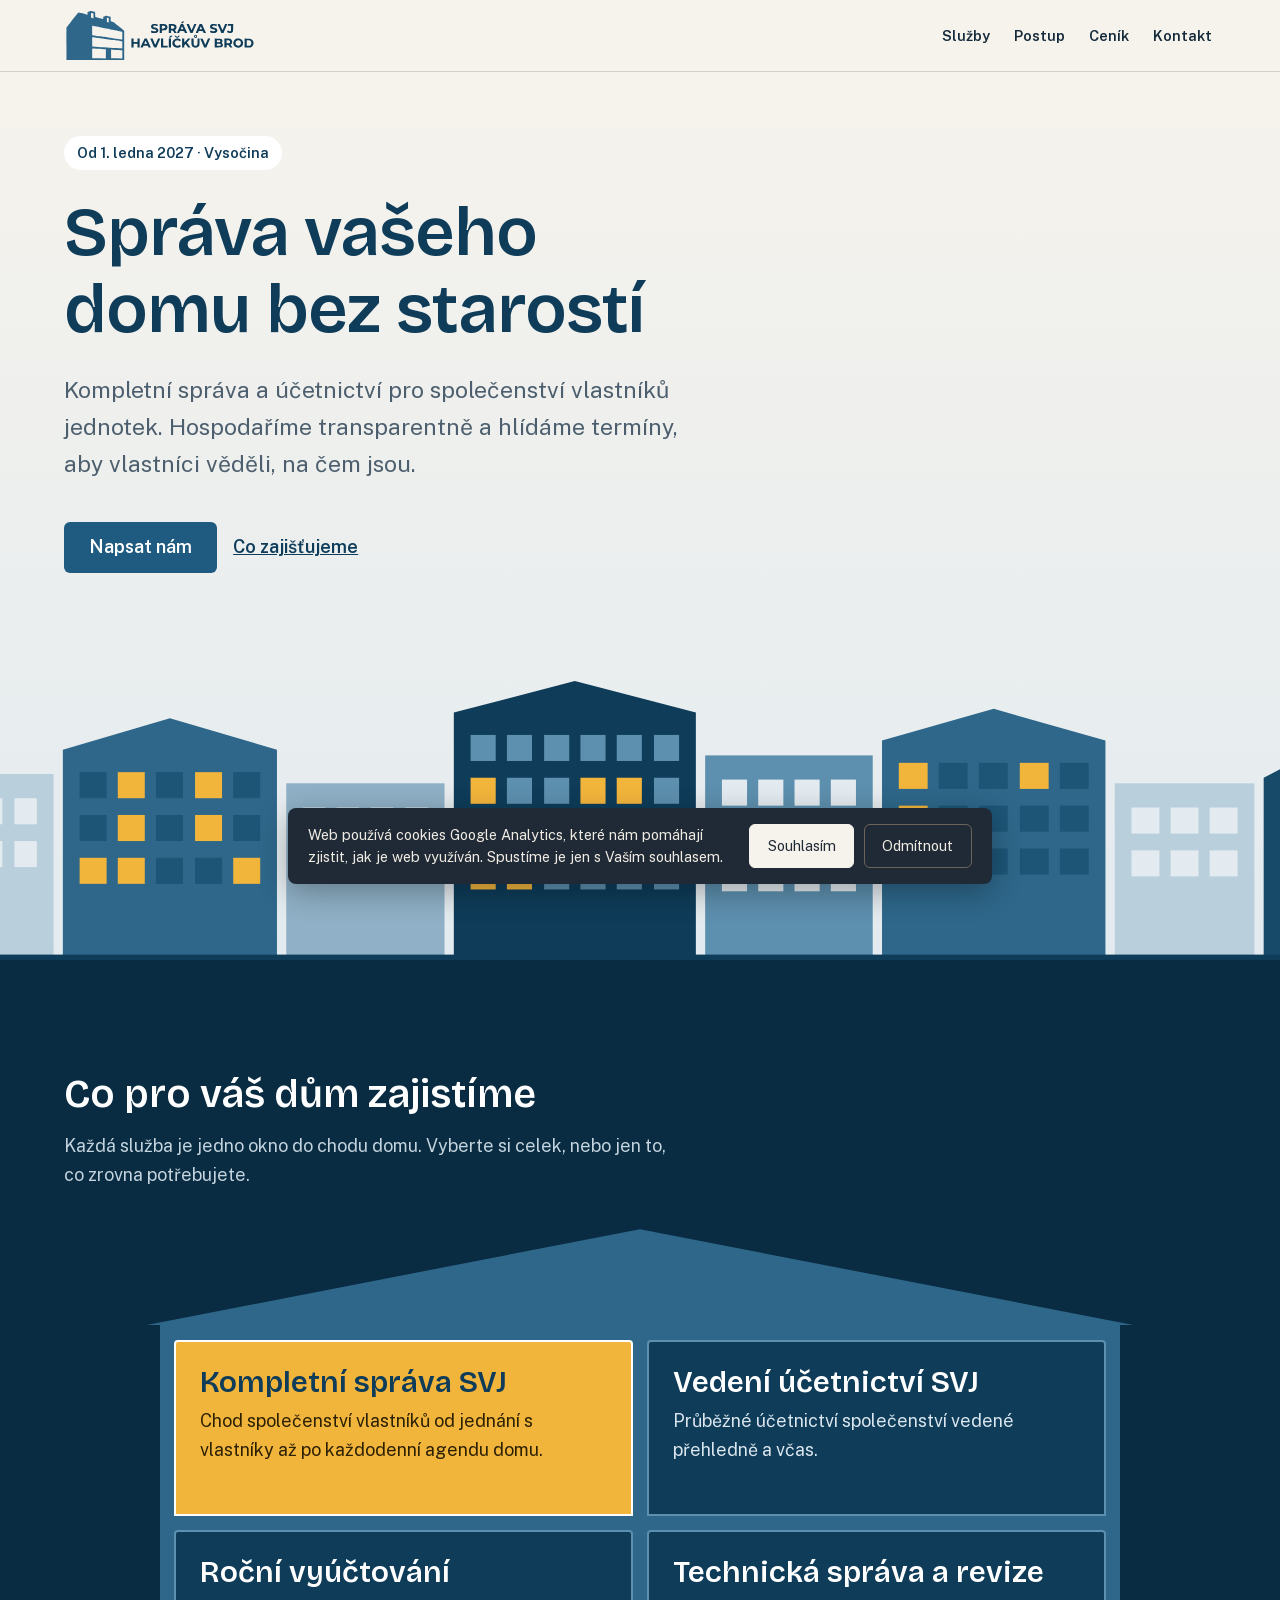
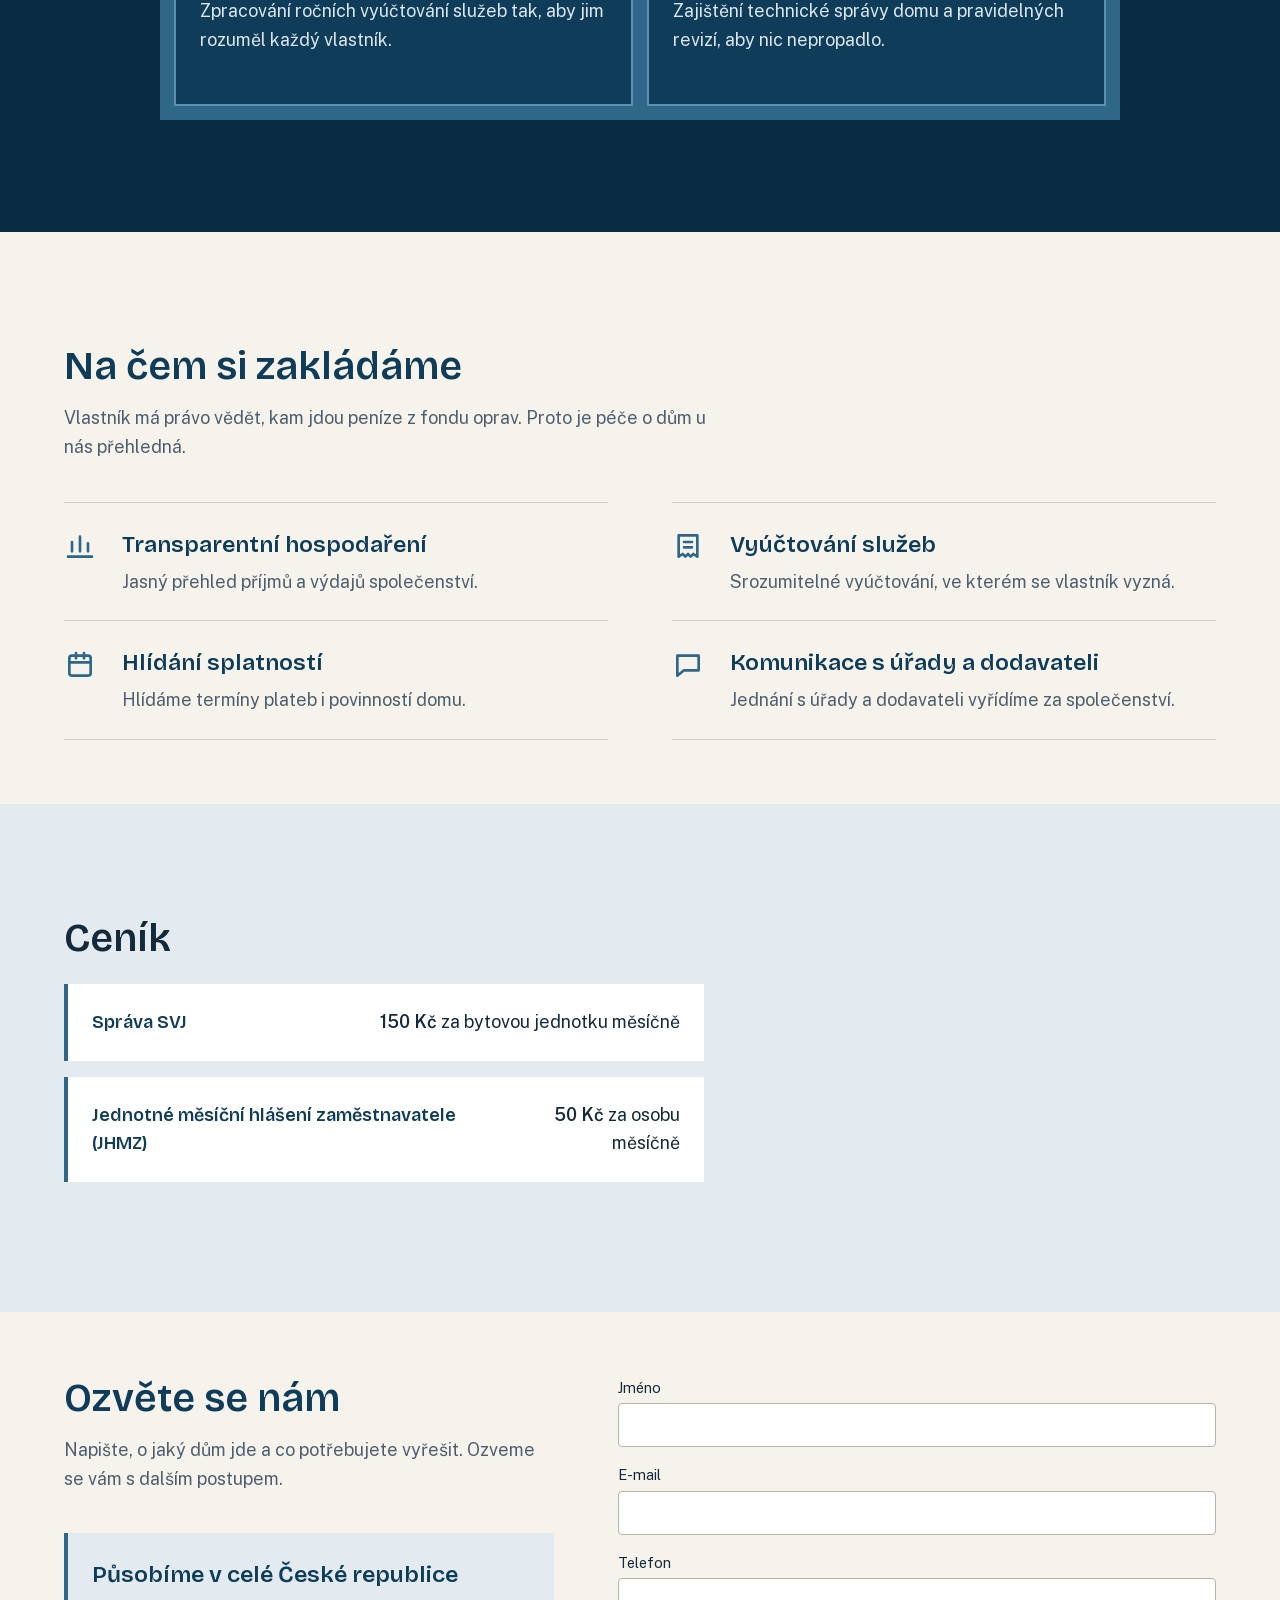
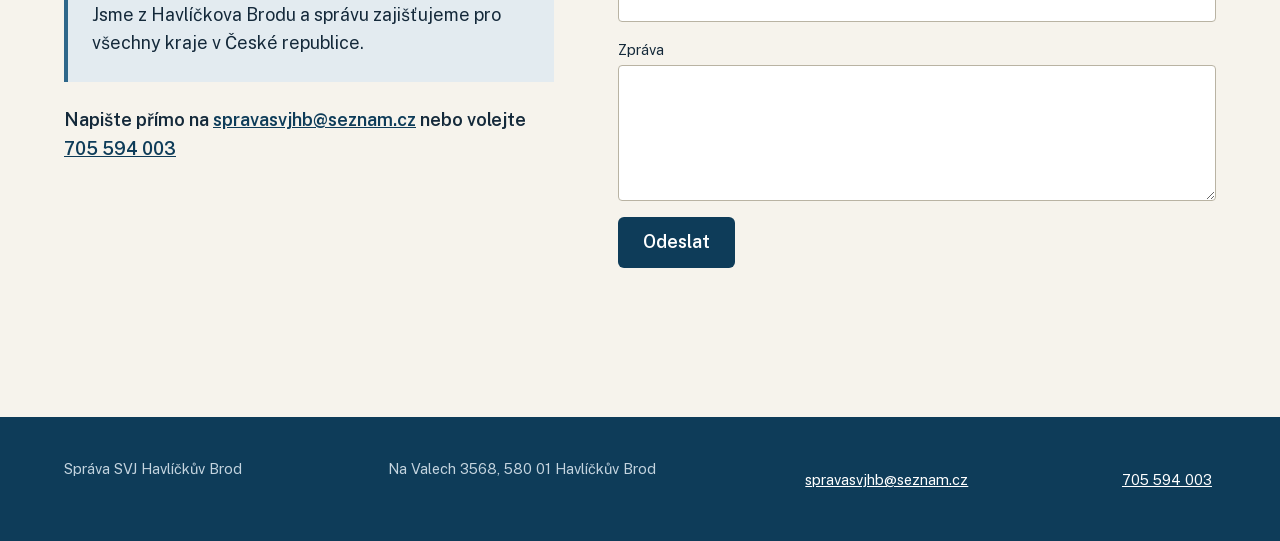
<file: index.html>
<!doctype html>
<html lang="cs">
<head>
<meta charset="utf-8">
<meta name="viewport" content="width=device-width, initial-scale=1">
<title>Správa SVJ Havlíčkův Brod – správa a účetnictví SVJ</title>
<meta name="description" content="Kompletní správa SVJ, účetnictví, roční vyúčtování a technická správa domů. Správa SVJ Havlíčkův Brod, působnost všechny kraje ČR.">

<meta name="theme-color" content="#f6f3ec">
<link rel="canonical" href="https://spravasvjhb.cz/">
<meta property="og:type" content="website">
<meta property="og:locale" content="cs_CZ">
<meta property="og:title" content="Správa SVJ Havlíčkův Brod – správa a účetnictví SVJ">
<meta property="og:description" content="Kompletní správa SVJ, účetnictví, roční vyúčtování a technická správa domů. Správa SVJ Havlíčkův Brod, působnost všechny kraje ČR.">
<meta property="og:url" content="https://spravasvjhb.cz/">
<meta property="og:image" content="https://spravasvjhb.cz/og.jpg">
<meta property="og:image:width" content="1200"><meta property="og:image:height" content="630">
<meta name="twitter:card" content="summary_large_image">
<link rel="stylesheet" href="/css/style.css?v=cd3f59de95">

<script type="application/ld+json">{"@context": "https://schema.org", "@type": "LocalBusiness", "name": "Správa SVJ Havlíčkův Brod", "url": "https://spravasvjhb.cz/", "description": "Kompletní správa SVJ, účetnictví, roční vyúčtování a technická správa domů. Správa SVJ Havlíčkův Brod, působnost všechny kraje ČR.", "telephone": "705 594 003", "email": "spravasvjhb@seznam.cz", "address": {"@type": "PostalAddress", "streetAddress": "Na Valech 3568", "postalCode": "580 01", "addressLocality": "Havlíčkův Brod", "addressCountry": "CZ"}, "logo": "https://spravasvjhb.cz/logo.svg", "image": "https://spravasvjhb.cz/og.jpg"}</script>
</head>
<body>
<a class="skip" href="#obsah">Přeskočit na obsah</a>
<header class="hlavicka">
  <div class="wrap">
    <a href="/" class="logo"><img src="/logo.svg" alt="Správa SVJ Havlíčkův Brod" height="40"></a>
    <nav aria-label="Hlavní">
      <a href="#sluzby">Služby</a> <a href="#pece">Postup</a> <a href="#cenik">Ceník</a> <a href="#kontakt">Kontakt</a> 
    </nav>
  </div>
</header>
<main id="obsah">

<section class="sekce hero">
  <div class="wrap">
    <div class="hero-text">
      <span class="stitek">Od 1. ledna 2027 · Vysočina</span>
      <h1>Správa vašeho domu bez starostí</h1>
      <p class="uvod">Kompletní správa a účetnictví pro společenství vlastníků jednotek. Hospodaříme transparentně a hlídáme termíny, aby vlastníci věděli, na čem jsou.</p>
      <div class="akce">
        <a class="tlacitko" href="#kontakt">Napsat nám</a>
        <a class="odkaz" href="#sluzby">Co zajišťujeme</a>
      </div>
    </div>
    
  </div>
  <svg class="ulice" viewBox="0 0 1600 330" preserveAspectRatio="xMidYMax slice" aria-hidden="true" focusable="false"><rect x="0" y="130" width="170" height="200" fill="#b9cfdc"/><rect x="18" y="156" width="24" height="28" fill="#e3ebf0"/><rect x="54" y="156" width="24" height="28" fill="#e3ebf0"/><rect x="91" y="156" width="24" height="28" fill="#e3ebf0"/><rect x="128" y="156" width="24" height="28" fill="#e3ebf0"/><rect x="18" y="202" width="24" height="28" fill="#e3ebf0"/><rect x="54" y="202" width="24" height="28" fill="#e3ebf0"/><rect x="91" y="202" width="24" height="28" fill="#e3ebf0"/><rect x="128" y="202" width="24" height="28" fill="#e3ebf0"/><polygon points="180,104 295.0,70 410,104 410,330 180,330" fill="#2e678a"/><rect x="198" y="128" width="29" height="28" fill="#1d5577"/><rect x="239" y="128" width="29" height="28" fill="#f2b53c"/><rect x="280" y="128" width="29" height="28" fill="#1d5577"/><rect x="322" y="128" width="29" height="28" fill="#f2b53c"/><rect x="363" y="128" width="29" height="28" fill="#1d5577"/><rect x="198" y="174" width="29" height="28" fill="#1d5577"/><rect x="239" y="174" width="29" height="28" fill="#f2b53c"/><rect x="280" y="174" width="29" height="28" fill="#1d5577"/><rect x="322" y="174" width="29" height="28" fill="#f2b53c"/><rect x="363" y="174" width="29" height="28" fill="#1d5577"/><rect x="198" y="220" width="29" height="28" fill="#f2b53c"/><rect x="239" y="220" width="29" height="28" fill="#f2b53c"/><rect x="280" y="220" width="29" height="28" fill="#1d5577"/><rect x="322" y="220" width="29" height="28" fill="#1d5577"/><rect x="363" y="220" width="29" height="28" fill="#f2b53c"/><rect x="420" y="140" width="170" height="190" fill="#8fb0c6"/><rect x="438" y="166" width="24" height="28" fill="#e3ebf0"/><rect x="474" y="166" width="24" height="28" fill="#e3ebf0"/><rect x="511" y="166" width="24" height="28" fill="#e3ebf0"/><rect x="548" y="166" width="24" height="28" fill="#e3ebf0"/><rect x="438" y="212" width="24" height="28" fill="#e3ebf0"/><rect x="474" y="212" width="24" height="28" fill="#e3ebf0"/><rect x="511" y="212" width="24" height="28" fill="#e3ebf0"/><rect x="548" y="212" width="24" height="28" fill="#e3ebf0"/><polygon points="600,64 730.0,30 860,64 860,330 600,330" fill="#0e3c59"/><rect x="618" y="88" width="27" height="28" fill="#5d8fae"/><rect x="657" y="88" width="27" height="28" fill="#5d8fae"/><rect x="697" y="88" width="27" height="28" fill="#5d8fae"/><rect x="736" y="88" width="27" height="28" fill="#5d8fae"/><rect x="775" y="88" width="27" height="28" fill="#5d8fae"/><rect x="815" y="88" width="27" height="28" fill="#5d8fae"/><rect x="618" y="134" width="27" height="28" fill="#f2b53c"/><rect x="657" y="134" width="27" height="28" fill="#5d8fae"/><rect x="697" y="134" width="27" height="28" fill="#5d8fae"/><rect x="736" y="134" width="27" height="28" fill="#f2b53c"/><rect x="775" y="134" width="27" height="28" fill="#f2b53c"/><rect x="815" y="134" width="27" height="28" fill="#5d8fae"/><rect x="618" y="180" width="27" height="28" fill="#5d8fae"/><rect x="657" y="180" width="27" height="28" fill="#5d8fae"/><rect x="697" y="180" width="27" height="28" fill="#5d8fae"/><rect x="736" y="180" width="27" height="28" fill="#5d8fae"/><rect x="775" y="180" width="27" height="28" fill="#5d8fae"/><rect x="815" y="180" width="27" height="28" fill="#5d8fae"/><rect x="618" y="226" width="27" height="28" fill="#f2b53c"/><rect x="657" y="226" width="27" height="28" fill="#f2b53c"/><rect x="697" y="226" width="27" height="28" fill="#5d8fae"/><rect x="736" y="226" width="27" height="28" fill="#5d8fae"/><rect x="775" y="226" width="27" height="28" fill="#5d8fae"/><rect x="815" y="226" width="27" height="28" fill="#5d8fae"/><rect x="870" y="110" width="180" height="220" fill="#5d8fae"/><rect x="888" y="136" width="27" height="28" fill="#e3ebf0"/><rect x="927" y="136" width="27" height="28" fill="#e3ebf0"/><rect x="966" y="136" width="27" height="28" fill="#e3ebf0"/><rect x="1005" y="136" width="27" height="28" fill="#e3ebf0"/><rect x="888" y="182" width="27" height="28" fill="#e3ebf0"/><rect x="927" y="182" width="27" height="28" fill="#e3ebf0"/><rect x="966" y="182" width="27" height="28" fill="#e3ebf0"/><rect x="1005" y="182" width="27" height="28" fill="#e3ebf0"/><rect x="888" y="228" width="27" height="28" fill="#e3ebf0"/><rect x="927" y="228" width="27" height="28" fill="#e3ebf0"/><rect x="966" y="228" width="27" height="28" fill="#e3ebf0"/><rect x="1005" y="228" width="27" height="28" fill="#e3ebf0"/><polygon points="1060,94 1180.0,60 1300,94 1300,330 1060,330" fill="#2e678a"/><rect x="1078" y="118" width="31" height="28" fill="#f2b53c"/><rect x="1121" y="118" width="31" height="28" fill="#1d5577"/><rect x="1164" y="118" width="31" height="28" fill="#1d5577"/><rect x="1208" y="118" width="31" height="28" fill="#f2b53c"/><rect x="1251" y="118" width="31" height="28" fill="#1d5577"/><rect x="1078" y="164" width="31" height="28" fill="#f2b53c"/><rect x="1121" y="164" width="31" height="28" fill="#1d5577"/><rect x="1164" y="164" width="31" height="28" fill="#1d5577"/><rect x="1208" y="164" width="31" height="28" fill="#1d5577"/><rect x="1251" y="164" width="31" height="28" fill="#1d5577"/><rect x="1078" y="210" width="31" height="28" fill="#1d5577"/><rect x="1121" y="210" width="31" height="28" fill="#1d5577"/><rect x="1164" y="210" width="31" height="28" fill="#1d5577"/><rect x="1208" y="210" width="31" height="28" fill="#1d5577"/><rect x="1251" y="210" width="31" height="28" fill="#1d5577"/><rect x="1310" y="140" width="150" height="190" fill="#b9cfdc"/><rect x="1328" y="166" width="30" height="28" fill="#e3ebf0"/><rect x="1370" y="166" width="30" height="28" fill="#e3ebf0"/><rect x="1412" y="166" width="30" height="28" fill="#e3ebf0"/><rect x="1328" y="212" width="30" height="28" fill="#e3ebf0"/><rect x="1370" y="212" width="30" height="28" fill="#e3ebf0"/><rect x="1412" y="212" width="30" height="28" fill="#e3ebf0"/><polygon points="1470,134 1535.0,100 1600,134 1600,330 1470,330" fill="#174a69"/><rect x="1488" y="158" width="23" height="28" fill="#2e678a"/><rect x="1523" y="158" width="23" height="28" fill="#2e678a"/><rect x="1559" y="158" width="23" height="28" fill="#2e678a"/><rect x="1488" y="204" width="23" height="28" fill="#2e678a"/><rect x="1523" y="204" width="23" height="28" fill="#f2b53c"/><rect x="1559" y="204" width="23" height="28" fill="#2e678a"/><rect x="0" y="324" width="1600" height="6" fill="#0e3c59"/></svg>
</section>

<section class="sekce okna" id="sluzby">
  <div class="wrap">
    <h2>Co pro váš dům zajistíme</h2>
    <p class="predmluva">Každá služba je jedno okno do chodu domu. Vyberte si celek, nebo jen to, co zrovna potřebujete.</p>
    <div class="fasada-sluzeb">
      <div class="strecha" aria-hidden="true"></div>
      <div class="zed okna-mrizka">
        <article class="okno sviti"><h3>Kompletní správa SVJ</h3><p>Chod společenství vlastníků od jednání s vlastníky až po každodenní agendu domu.</p></article><article class="okno"><h3>Vedení účetnictví SVJ</h3><p>Průběžné účetnictví společenství vedené přehledně a včas.</p></article><article class="okno"><h3>Roční vyúčtování</h3><p>Zpracování ročních vyúčtování služeb tak, aby jim rozuměl každý vlastník.</p></article><article class="okno"><h3>Technická správa a revize</h3><p>Zajištění technické správy domu a pravidelných revizí, aby nic nepropadlo.</p></article>
      </div>
    </div>
  </div>
</section>

<section class="sekce pece" id="pece">
  <div class="wrap">
    <div>
      <h2>Na čem si zakládáme</h2>
      <p class="uvod">Vlastník má právo vědět, kam jdou peníze z fondu oprav. Proto je péče o dům u nás přehledná.</p>
    </div>
    <dl>
      <div class="radek">
        <svg viewBox="0 0 24 24" fill="none" stroke="currentColor" stroke-width="2" stroke-linecap="round" stroke-linejoin="round" aria-hidden="true"><path d="M3 20h18M6 16V9m6 7V5m6 11v-6"/></svg>
        <div><dt>Transparentní hospodaření</dt><dd>Jasný přehled příjmů a výdajů společenství.</dd></div>
      </div>
      <div class="radek">
        <svg viewBox="0 0 24 24" fill="none" stroke="currentColor" stroke-width="2" stroke-linecap="round" stroke-linejoin="round" aria-hidden="true"><path d="M5 4h14v16l-3-2-2 2-2-2-2 2-2-2-3 2zM9 9h6M9 13h6"/></svg>
        <div><dt>Vyúčtování služeb</dt><dd>Srozumitelné vyúčtování, ve kterém se vlastník vyzná.</dd></div>
      </div>
      <div class="radek">
        <svg viewBox="0 0 24 24" fill="none" stroke="currentColor" stroke-width="2" stroke-linecap="round" stroke-linejoin="round" aria-hidden="true"><rect x="4" y="5" width="16" height="15" rx="2"/><path d="M4 10h16M9 3v4m6-4v4"/></svg>
        <div><dt>Hlídání splatností</dt><dd>Hlídáme termíny plateb i povinností domu.</dd></div>
      </div>
      <div class="radek">
        <svg viewBox="0 0 24 24" fill="none" stroke="currentColor" stroke-width="2" stroke-linecap="round" stroke-linejoin="round" aria-hidden="true"><path d="M4 5h16v11H9l-5 4z"/></svg>
        <div><dt>Komunikace s úřady a dodavateli</dt><dd>Jednání s úřady a dodavateli vyřídíme za společenství.</dd></div>
      </div>
    </dl>
  </div>
</section>

<section class="sekce cenik" id="cenik">
  <div class="wrap">
    <h2>Ceník</h2>
    <dl class="cenik-radky">
      <div class="radek"><dt>Správa SVJ</dt><dd><strong>150 Kč</strong> za bytovou jednotku měsíčně</dd></div>
      <div class="radek"><dt>Jednotné měsíční hlášení zaměstnavatele (JHMZ)</dt><dd><strong>50 Kč</strong> za osobu měsíčně</dd></div>
    </dl>
  </div>
</section>

<section class="sekce kontakt" id="kontakt">
  <div class="wrap">
    <div>
      <h2>Ozvěte se nám</h2>
      <p class="uvod">Napište, o jaký dům jde a co potřebujete vyřešit. Ozveme se vám s dalším postupem.</p>
      <div class="oblast-box"><p class="firma">Působíme v celé České republice</p><p>Jsme z Havlíčkova Brodu a správu zajišťujeme pro všechny kraje v České republice.</p></div>
      <p class="kontakt-mail">Napište přímo na <a href="mailto:spravasvjhb@seznam.cz">spravasvjhb@seznam.cz</a> nebo volejte <a href="tel:705594003">705 594 003</a></p>
    </div>
    
<form class="formular" method="post" action="https://formsubmit.co/spravasvjhb@seznam.cz" data-endpoint="https://formsubmit.co/spravasvjhb@seznam.cz" data-demo="0">
  <label>Jméno <input name="jmeno" autocomplete="name" required></label>
  <label>E-mail <input name="email" type="email" autocomplete="email" required></label>
  <label>Telefon <input name="telefon" type="tel" autocomplete="tel"></label>
  <label>Zpráva <textarea name="zprava" rows="5" required></textarea></label>
  <div class="past" aria-hidden="true"><label>Nevyplňovat <input name="_gotcha" tabindex="-1" autocomplete="off"></label></div>
  <input type="hidden" name="_subject" value="Poptávka z webu spravasvjhb.cz">
  <button type="submit">Odeslat</button>
  <p class="formular-stav" role="status" aria-live="polite"></p>
</form>
  </div>
</section>

</main>
<footer class="paticka">
  <div class="wrap">
    <p>Správa SVJ Havlíčkův Brod</p>
    <p>Na Valech 3568, 580 01 Havlíčkův Brod</p>
    <p><a href="mailto:spravasvjhb@seznam.cz">spravasvjhb@seznam.cz</a></p>
    <p><a href="tel:705594003">705 594 003</a></p>
  </div>
</footer>
<script src="/js/main.js?v=9ddfc36d74" defer></script>
<div class="cookie" id="cookie" role="dialog" aria-label="Souhlas s cookies" hidden>
  <p>Web používá cookies Google Analytics, které nám pomáhají zjistit, jak je web využíván. Spustíme je jen s Vaším souhlasem.</p>
  <div class="cookie__b"><button type="button" id="cookie-ano">Souhlasím</button><button type="button" id="cookie-ne" class="cookie__ne">Odmítnout</button></div>
</div>
<script>(function(){var GA="G-HYVW7BLERQ",ZIVA=/^(www\.)?spravasvjhb\.cz$/.test(location.hostname);
window.dataLayer=window.dataLayer||[];function gtag(){dataLayer.push(arguments);}
function ga(){if(!GA||!ZIVA||window.swGAOn)return;window.swGAOn=1;gtag('js',new Date());gtag('config',GA);var s=document.createElement('script');s.async=1;s.src='https://www.googletagmanager.com/gtag/js?id='+GA;document.head.appendChild(s);}
var b=document.getElementById('cookie'),v;try{v=localStorage.getItem('cookie-souhlas');}catch(e){}
if(v==='ano'){ga();return;}if(v){return;}b.hidden=false;
function z(x){try{localStorage.setItem('cookie-souhlas',x);}catch(e){}b.hidden=true;if(x==='ano')ga();}
document.getElementById('cookie-ano').onclick=function(){z('ano');};document.getElementById('cookie-ne').onclick=function(){z('ne');};})();</script>
</body>
</html>
</file>
<file: css/style.css>
@font-face {
  font-family: 'Bricolage Grotesque';
  font-style: normal;
  font-weight: 600;
  font-stretch: 100%;
  font-display: swap;
  src: url('../fonts/BricolageGrotesque-600-latin-ext.woff2') format('woff2');
  unicode-range: U+0100-02BA, U+02BD-02C5, U+02C7-02CC, U+02CE-02D7, U+02DD-02FF, U+0304, U+0308, U+0329, U+1D00-1DBF, U+1E00-1E9F, U+1EF2-1EFF, U+2020, U+20A0-20AB, U+20AD-20C4, U+2113, U+2C60-2C7F, U+A720-A7FF;
}
@font-face {
  font-family: 'Bricolage Grotesque';
  font-style: normal;
  font-weight: 600;
  font-stretch: 100%;
  font-display: swap;
  src: url('../fonts/BricolageGrotesque-600-latin.woff2') format('woff2');
  unicode-range: U+0000-00FF, U+0131, U+0152-0153, U+02BB-02BC, U+02C6, U+02DA, U+02DC, U+0304, U+0308, U+0329, U+2000-206F, U+20AC, U+2122, U+2191, U+2193, U+2212, U+2215, U+FEFF, U+FFFD;
}
@font-face {
  font-family: 'Public Sans';
  font-style: normal;
  font-weight: 400;
  font-display: swap;
  src: url('../fonts/PublicSans-400-latin-ext.woff2') format('woff2');
  unicode-range: U+0100-02BA, U+02BD-02C5, U+02C7-02CC, U+02CE-02D7, U+02DD-02FF, U+0304, U+0308, U+0329, U+1D00-1DBF, U+1E00-1E9F, U+1EF2-1EFF, U+2020, U+20A0-20AB, U+20AD-20C4, U+2113, U+2C60-2C7F, U+A720-A7FF;
}
@font-face {
  font-family: 'Public Sans';
  font-style: normal;
  font-weight: 400;
  font-display: swap;
  src: url('../fonts/PublicSans-400-latin.woff2') format('woff2');
  unicode-range: U+0000-00FF, U+0131, U+0152-0153, U+02BB-02BC, U+02C6, U+02DA, U+02DC, U+0304, U+0308, U+0329, U+2000-206F, U+20AC, U+2122, U+2191, U+2193, U+2212, U+2215, U+FEFF, U+FFFD;
}
@font-face {
  font-family: 'Public Sans';
  font-style: normal;
  font-weight: 600;
  font-display: swap;
  src: url('../fonts/PublicSans-600-latin-ext.woff2') format('woff2');
  unicode-range: U+0100-02BA, U+02BD-02C5, U+02C7-02CC, U+02CE-02D7, U+02DD-02FF, U+0304, U+0308, U+0329, U+1D00-1DBF, U+1E00-1E9F, U+1EF2-1EFF, U+2020, U+20A0-20AB, U+20AD-20C4, U+2113, U+2C60-2C7F, U+A720-A7FF;
}
@font-face {
  font-family: 'Public Sans';
  font-style: normal;
  font-weight: 600;
  font-display: swap;
  src: url('../fonts/PublicSans-600-latin.woff2') format('woff2');
  unicode-range: U+0000-00FF, U+0131, U+0152-0153, U+02BB-02BC, U+02C6, U+02DA, U+02DC, U+0304, U+0308, U+0329, U+2000-206F, U+20AC, U+2122, U+2191, U+2193, U+2212, U+2215, U+FEFF, U+FFFD;
}

/* Neutrální základ. ŽÁDNÝ design: barvy, fonty a layout vymysli pro konkrétního klienta. */
*, *::before, *::after { box-sizing: border-box; }
html { -webkit-text-size-adjust: 100%; text-size-adjust: 100%; scroll-behavior: smooth; overflow-x: clip; }
body { margin: 0; overflow-x: clip; }
img, picture, video, svg { display: block; max-width: 100%; height: auto; }
input, button, textarea, select { font: inherit; color: inherit; }
button { cursor: pointer; }
h1, h2, h3, h4 { margin: 0; text-wrap: balance; }
p { margin: 0; text-wrap: pretty; }
ul[role="list"], ol[role="list"] { list-style: none; margin: 0; padding: 0; }

:root {
  /* barvy: přepiš podle brandu klienta (brief.json -> barvy.doporucene) */
  --bg: #f6f3ec;
  --text: #14293a;
  --muted: #4d5f6e;
  --accent: #1f5a80;
  --accent-text: #ffffff;
  --line: #d5d0c3;

  /* písmo: self-host do static/fonts + @font-face s font-display: swap; vždy otestuj háčky ěščřžýáíéůú */
  --font-body: "Public Sans", system-ui, "Segoe UI", sans-serif;
  --font-head: "Bricolage Grotesque", "Public Sans", system-ui, sans-serif;
  --navy: #0e3c59; --blue: #2e678a; --pale: #e3ebf0; --lit: #f2b53c;

  /* typografická škála (320 až 1440 px) */
  --step--1: clamp(0.83rem, 0.80rem + 0.14vw, 0.92rem);
  --step-0: clamp(1rem, 0.96rem + 0.2vw, 1.125rem);
  --step-1: clamp(1.2rem, 1.12rem + 0.4vw, 1.45rem);
  --step-2: clamp(1.44rem, 1.3rem + 0.7vw, 1.9rem);
  --step-3: clamp(1.73rem, 1.5rem + 1.2vw, 2.6rem);
  --step-4: clamp(2.07rem, 1.7rem + 1.9vw, 3.5rem);
  --step-5: clamp(2.5rem, 1.9rem + 3vw, 5rem);

  --space-1: 0.5rem;  --space-2: 1rem;  --space-3: 1.5rem;
  --space-4: 2.5rem;  --space-5: 4rem;  --space-6: clamp(4rem, 3rem + 5vw, 8rem);
  --wrap: 72rem;
  --gutter: clamp(1rem, 4vw, 2.5rem);
}

body { background: var(--bg); color: var(--text); font-family: var(--font-body); font-size: var(--step-0); line-height: 1.6; }
h1, h2, h3, h4 { font-family: var(--font-head); line-height: 1.12; font-weight: 600; }
h1 { font-size: var(--step-4); } h2 { font-size: var(--step-3); } h3 { font-size: var(--step-1); }
a { color: inherit; }
:focus-visible { outline: 3px solid currentColor; outline-offset: 3px; }
.wrap { width: min(100% - 2 * var(--gutter), var(--wrap)); margin-inline: auto; }
.sekce { padding-block: var(--space-6); }
.sr-only { position: absolute; width: 1px; height: 1px; overflow: hidden; clip-path: inset(50%); white-space: nowrap; }
.skip { position: absolute; left: var(--space-2); top: -4rem; background: var(--bg); padding: var(--space-1) var(--space-2); z-index: 100; }
.skip:focus { top: var(--space-2); }

/* dotykové cíle: min. 44 px (QA hlásí < 40 px) */
.tap, button, .tlacitko, input:not([type="checkbox"]):not([type="radio"]), select, textarea { min-height: 44px; }
.tlacitko, button[type="submit"] { display: inline-flex; align-items: center; justify-content: center; padding: 0.6em 1.4em; background: var(--accent); color: var(--accent-text); border: 0; text-decoration: none; }
.hlavicka nav a, .paticka a { display: inline-flex; align-items: center; min-height: 44px; padding-inline: 0.25rem; }

/* formulář */
.formular { display: grid; gap: var(--space-2); max-width: 36rem; }
.formular label { display: grid; gap: 0.25rem; font-size: var(--step--1); }
.formular input, .formular textarea, .formular select { padding: 0.6em 0.8em; border: 1px solid var(--line); background: transparent; width: 100%; }
.formular .past { position: absolute; left: -9999px; }
.formular-stav { font-size: var(--step--1); min-height: 1.5em; }

@media (prefers-reduced-motion: reduce) { html { scroll-behavior: auto; } *, *::before, *::after { animation-duration: 0.01ms !important; transition-duration: 0.01ms !important; } }


/* hlavička */
.hlavicka { background: var(--bg); border-bottom: 1px solid var(--line); position: sticky; top: 0; z-index: 50; }
.hlavicka .wrap { display: flex; align-items: center; justify-content: space-between; gap: var(--space-3); padding-block: 0.6rem; }
.logo img { height: 52px; width: auto; }
.hlavicka nav { display: flex; gap: var(--space-2); flex-wrap: wrap; justify-content: flex-end; }
.hlavicka nav a { text-decoration: none; font-weight: 600; font-size: var(--step--1); }
.hlavicka nav a:hover { color: var(--accent); text-decoration: underline; text-underline-offset: 4px; }
@media (max-width: 40rem) { .logo img { height: 38px; } .hlavicka nav a:first-child { display: none; } }

/* hero */
.hero { padding-block: var(--space-5) var(--space-6); }
.hero .wrap { display: grid; gap: var(--space-5); grid-template-columns: 1.15fr 0.85fr; align-items: center; }
.hero .stitek { display: inline-block; background: var(--pale); color: var(--navy); font-weight: 600; font-size: var(--step--1); padding: 0.35em 0.9em; border-radius: 99px; margin-bottom: var(--space-3); }
.hero h1 { color: var(--navy); letter-spacing: -0.015em; max-width: 16ch; }
.hero .uvod { font-size: var(--step-1); color: var(--muted); margin-top: var(--space-3); max-width: 34rem; }
.hero .akce { margin-top: var(--space-4); display: flex; gap: var(--space-2); flex-wrap: wrap; align-items: center; }
.hero .akce .tlacitko { border-radius: 6px; font-weight: 600; }
.hero .akce a.odkaz { font-weight: 600; color: var(--navy); }
.fasada { width: 100%; max-width: 26rem; justify-self: end; }
@media (max-width: 52rem) { .hero .wrap { grid-template-columns: 1fr; } .fasada { max-width: 16rem; justify-self: start; } }

/* služby = okna domu */
.sekce.okna { background: var(--navy); color: #fff; }
.sekce.okna h2 { color: #fff; max-width: 22ch; }
.sekce.okna .predmluva { color: #c4d4df; margin-top: var(--space-2); max-width: 38rem; }
.okna-mrizka { margin-top: var(--space-4); display: grid; grid-template-columns: repeat(2, 1fr); gap: 0.9rem; }
.okno { background: #174a69; border: 2px solid #5d8fae; border-radius: 4px 4px 0 0; padding: var(--space-3); position: relative; }
.okno h3 { color: #fff; font-size: var(--step-1); position: relative; }
.okno p { color: #c4d4df; margin-top: 0.5rem; position: relative; font-size: var(--step--1); }
.okno.sviti { background: var(--lit); border-color: #fff; }
.okno.sviti h3 { color: var(--navy); } .okno.sviti p { color: #3b2b05; }
@media (max-width: 40rem) { .okna-mrizka { grid-template-columns: 1fr; } }

/* péče o dům */
.pece .wrap { display: grid; grid-template-columns: 0.8fr 1.2fr; gap: var(--space-5); }
.pece h2 { color: var(--navy); }
.pece .uvod { color: var(--muted); margin-top: var(--space-2); }
.pece dl { margin: 0; display: grid; gap: 0; }
.pece .radek { display: grid; grid-template-columns: 2.2rem 1fr; gap: 0 var(--space-2); padding-block: var(--space-3); border-top: 1px solid var(--line); }
.pece .radek:last-child { border-bottom: 1px solid var(--line); }
.pece .radek svg { width: 1.6rem; height: 1.6rem; color: var(--blue); margin-top: 0.2rem; }
.pece dt { font-family: var(--font-head); font-weight: 600; font-size: var(--step-1); color: var(--navy); }
.pece dd { margin: 0.25rem 0 0; color: var(--muted); }
@media (max-width: 52rem) { .pece .wrap { grid-template-columns: 1fr; gap: var(--space-4); } }

/* oblast */
.oblast { background: var(--pale); padding-block: var(--space-5); }
.oblast .wrap { display: grid; grid-template-columns: 1fr 1fr; gap: var(--space-4); align-items: center; }
.oblast h2 { color: var(--navy); font-size: var(--step-2); }
.oblast p { color: var(--text); }
.oblast .firma { font-weight: 600; color: var(--navy); }
@media (max-width: 52rem) { .oblast .wrap { grid-template-columns: 1fr; gap: var(--space-2); } }

/* kontakt */
.kontakt .wrap { display: grid; grid-template-columns: 0.9fr 1.1fr; gap: var(--space-5); }
.kontakt h2 { color: var(--navy); }
.kontakt .uvod { color: var(--muted); margin-top: var(--space-2); }
.formular { max-width: none; }
.formular input, .formular textarea { background: #fff; border-radius: 4px; border-color: #b9b3a3; }
.formular button[type="submit"] { background: var(--navy); border-radius: 6px; font-weight: 600; justify-self: start; }
.formular button[type="submit"]:hover { background: var(--blue); }
@media (max-width: 52rem) { .kontakt .wrap { grid-template-columns: 1fr; gap: var(--space-4); } }

.paticka { background: var(--navy); color: #c4d4df; padding-block: var(--space-4); font-size: var(--step--1); }
.paticka .wrap { display: flex; flex-wrap: wrap; gap: var(--space-2) var(--space-4); justify-content: space-between; }
.paticka a { color: #fff; }
.logo { display: inline-flex; align-items: center; min-height: 44px; }
.hero .akce a.odkaz { display: inline-flex; align-items: center; min-height: 44px; }

/* kolo 2 */
.hero { background: linear-gradient(180deg, var(--bg) 0 70%, var(--pale) 70%); padding-bottom: 0; }
.hero .wrap { align-items: end; }
.hero .wrap > div:first-child { padding-bottom: var(--space-6); align-self: center; }
.fasada { max-width: 34rem; margin-bottom: -2px; }
.hero h1 { font-size: var(--step-5); max-width: 12ch; }
.sekce.okna { padding-block: var(--space-6); }
.fasada-sluzeb { margin-top: var(--space-4); max-width: 60rem; margin-inline: auto; }
.strecha { height: clamp(3rem, 8vw, 6rem); background: #174a69; clip-path: polygon(0 100%, 50% 0, 100% 100%); margin-inline: -0.9rem; border-bottom: 0; }
.zed { background: #174a69; padding: 0.9rem; margin-top: -1px; }
.okna-mrizka { margin-top: 0; }
.fasada-sluzeb .okno { background: #0e3c59; min-height: 11rem; padding: var(--space-3) var(--space-3); }
.fasada-sluzeb .okno.sviti { background: var(--lit); }
.okno h3 { font-size: var(--step-2); }
.okno p { font-size: var(--step-0); color: #dbe6ee; }
.okno.sviti p { color: #2c2003; }
.pece .wrap { grid-template-columns: 1fr; gap: var(--space-4); }
.pece .uvod { max-width: 42rem; }
.pece dl { grid-template-columns: repeat(2, 1fr); column-gap: var(--space-5); }
.pece .radek { grid-template-columns: 2.6rem 1fr; }
.pece .radek:nth-last-child(2) { border-bottom: 1px solid var(--line); }
.pece .radek svg { width: 2rem; height: 2rem; }
.pece dd { font-size: var(--step-0); }
@media (max-width: 52rem) { .pece dl { grid-template-columns: 1fr; } .pece .radek:nth-last-child(2) { border-bottom: 0; } .hero { background: var(--bg); } .hero .wrap > div:first-child { padding-bottom: 0; } .hero .wrap { align-items: start; } .fasada { margin-bottom: var(--space-4); } }
.oblast-box { margin-top: var(--space-4); background: var(--pale); border-left: 4px solid var(--blue); padding: var(--space-3); }
.oblast-box .firma { font-family: var(--font-head); font-weight: 600; font-size: var(--step-1); color: var(--navy); margin-bottom: 0.4rem; }
.paticka { margin-top: 0; }
.hero { background: var(--pale); }
.sekce.okna { background: #092c42; }
.strecha, .zed { background: #2e678a; }
.hero .stitek { background: #fff; }
@media (max-width: 52rem) { .hero { background: var(--pale); } }
.kontakt-mail { margin-top: var(--space-3); font-weight: 600; }
.kontakt-mail a { color: var(--navy); }
@media (max-width: 40rem) { .hlavicka nav a:first-child { display: inline-flex; } .hlavicka nav { gap: 0.4rem; } .hlavicka nav a { font-size: 0.8rem; } .fasada { max-width: 11rem; } .hero h1 { font-size: var(--step-4); } }
.formular-pozn { font-size: var(--step--1); color: var(--muted); }
.sekce.pece { padding-bottom: var(--space-5); }
.sekce.kontakt { padding-top: var(--space-5); }
@media (max-width: 40rem) { .hlavicka .wrap { gap: 0.5rem; } .hlavicka nav { flex-wrap: nowrap; gap: 0.1rem; } .hlavicka nav a { padding-inline: 0.35rem; } .logo img { height: 34px; } }

/* kolo 3: ulice místo jednoho domu */
.hero { padding-block: var(--space-5) 0; background: linear-gradient(180deg, #f6f3ec 0%, #e3ebf0 100%); }
.hero .wrap { display: block; }
.hero .wrap > div:first-child { padding-bottom: var(--space-5); }
.hero h1 { max-width: 18ch; font-size: var(--step-5); }
.hero .uvod { max-width: 40rem; }
.ulice { width: 100%; height: clamp(11rem, 24vw, 21rem); display: block; margin-top: var(--space-2); }
@media (max-width: 40rem) { .hero h1 { font-size: var(--step-4); } .ulice { height: 9rem; } }

.cenik { background: var(--pale); }
.cenik-radky { margin-top: var(--space-3); display: grid; gap: var(--space-2); max-width: 40rem; }
.cenik-radky .radek { display: flex; justify-content: space-between; gap: var(--space-3); align-items: baseline; background: #fff; border-left: 4px solid var(--blue); padding: var(--space-3); }
.cenik-radky dt { font-family: var(--font-head); font-weight: 600; color: var(--navy); }
.cenik-radky dd { margin: 0; text-align: right; }
@media (max-width: 52rem) { .cenik-radky .radek { flex-direction: column; gap: 0.3rem; } .cenik-radky dd { text-align: left; } }

/* cookie lišta */
.cookie{position:fixed;left:1rem;right:1rem;bottom:1rem;z-index:90;max-width:44rem;margin-inline:auto;display:flex;gap:1rem 1.5rem;align-items:center;flex-wrap:wrap;justify-content:space-between;background:#1f2a36;color:#f1ece3;padding:1rem 1.25rem;border-radius:8px;box-shadow:0 8px 30px rgba(0,0,0,.3);font-size:.9rem;line-height:1.5}
.cookie[hidden]{display:none}
.cookie p{margin:0;flex:1 1 18rem}
.cookie__b{display:flex;gap:.6rem}
.cookie button{font:inherit;font-weight:500;cursor:pointer;padding:.55rem 1.1rem;border-radius:6px;border:1px solid #f6f3ec;background:#f6f3ec;color:#1f2a36}
.cookie button.cookie__ne{background:transparent;border-color:#6b645a;color:#f1ece3}
</file>
